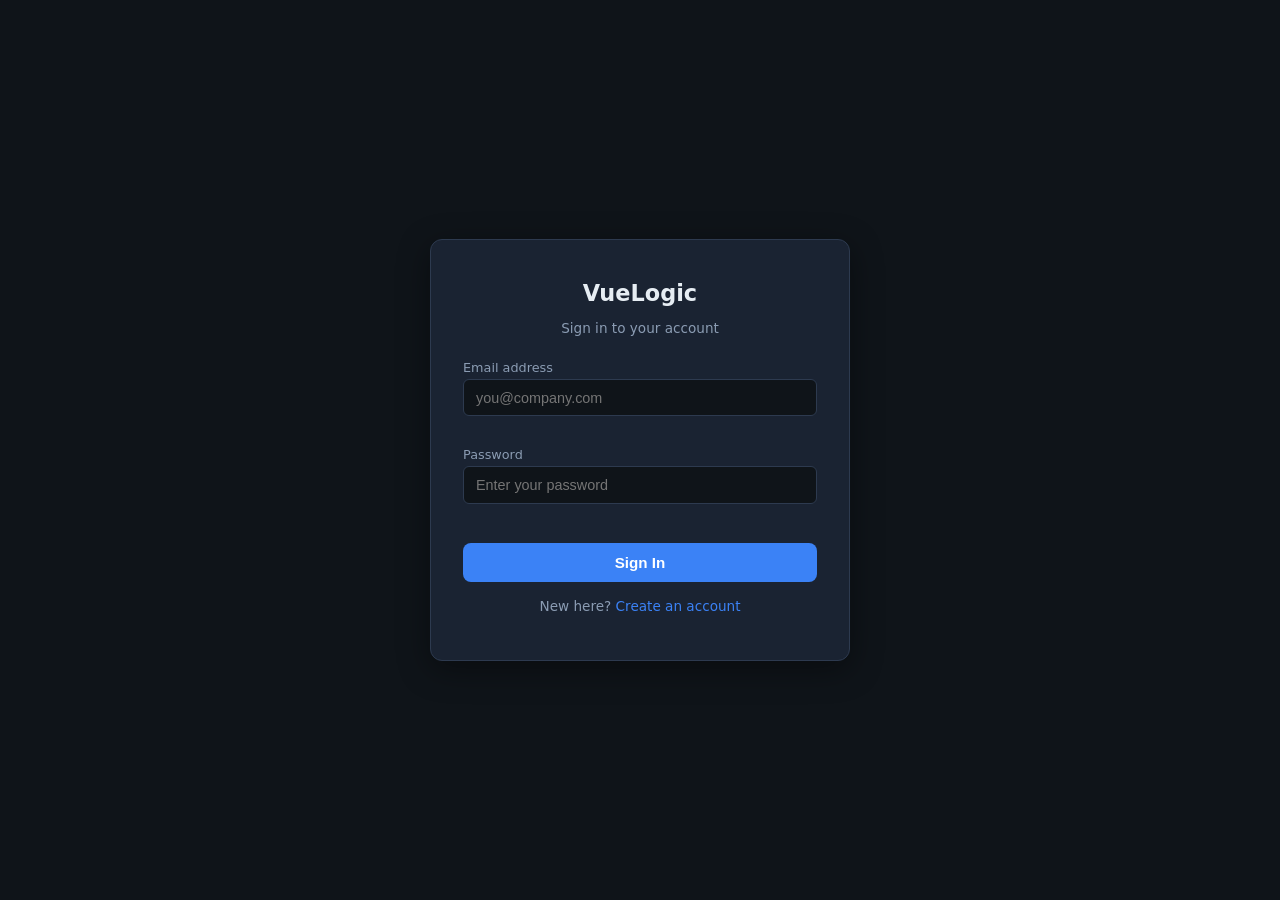
<file: public/index.html>
<!DOCTYPE html>
<html lang="en">
<head>
  <meta charset="UTF-8">
  <meta name="viewport" content="width=device-width, initial-scale=1.0">
  <title>VueLogic — Schedule Agent</title>
  <style>
    :root {
      --bg: #0f1419;
      --surface: #1a2332;
      --surface-hover: #243044;
      --border: #2d3a4f;
      --text: #e6edf3;
      --text-muted: #8b9cb3;
      --accent: #3b82f6;
      --accent-hover: #2563eb;
      --success: #22c55e;
      --warn: #eab308;
      --error: #ef4444;
      --user-msg: #1e3a5f;
      --agent-msg: #1a2f1a;
      --sidebar-w: 280px;
    }
    * { box-sizing: border-box; }
    body {
      margin: 0;
      font-family: 'Segoe UI', system-ui, sans-serif;
      background: var(--bg);
      color: var(--text);
      min-height: 100vh;
      display: flex;
      flex-direction: column;
    }
    .app-header {
      padding: 0.75rem 1rem;
      border-bottom: 1px solid var(--border);
      background: var(--surface);
      display: flex;
      align-items: center;
      justify-content: space-between;
      flex-wrap: wrap;
      gap: 0.5rem;
    }
    .app-header h1 { margin: 0; font-size: 1.1rem; font-weight: 600; }
    .app-header .tagline { font-size: 0.8rem; color: var(--text-muted); margin-left: 0.5rem; }
    .status-dots {
      display: flex;
      align-items: center;
      gap: 0.75rem;
      font-size: 0.75rem;
      color: var(--text-muted);
    }
    .status-dot { display: inline-flex; align-items: center; gap: 0.25rem; }
    .status-dot::before {
      content: '';
      width: 8px; height: 8px;
      border-radius: 50%;
      background: var(--text-muted);
    }
    .status-dot.ok::before { background: var(--success); }
    .status-dot.warn::before { background: var(--warn); }
    .status-dot.err::before { background: var(--error); }
    .main-wrap {
      display: flex;
      flex: 1;
      min-height: 0;
    }
    .sidebar {
      width: var(--sidebar-w);
      min-width: 200px;
      border-right: 1px solid var(--border);
      background: var(--surface);
      display: flex;
      flex-direction: column;
      overflow: hidden;
    }
    .sidebar-tabs {
      display: flex;
      border-bottom: 1px solid var(--border);
    }
    .sidebar-tabs button {
      flex: 1;
      padding: 0.5rem 0.75rem;
      background: transparent;
      border: none;
      color: var(--text-muted);
      font-size: 0.8rem;
      cursor: pointer;
    }
    .sidebar-tabs button:hover { color: var(--text); background: var(--surface-hover); }
    .sidebar-tabs button.active { color: var(--accent); background: var(--bg); }
    .sidebar-panel {
      flex: 1;
      overflow-y: auto;
      padding: 0.75rem;
      display: none;
    }
    .sidebar-panel.active { display: block; }
    .panel-title { font-size: 0.75rem; text-transform: uppercase; letter-spacing: 0.05em; color: var(--text-muted); margin-bottom: 0.5rem; }
    .upload-row {
      display: flex;
      align-items: center;
      gap: 0.5rem;
      margin-bottom: 0.75rem;
    }
    .btn {
      padding: 0.4rem 0.75rem;
      background: var(--accent);
      color: white;
      border: none;
      border-radius: 6px;
      font-size: 0.8rem;
      cursor: pointer;
    }
    .btn:hover { background: var(--accent-hover); }
    .btn:disabled { opacity: 0.6; cursor: not-allowed; }
    .btn-sm { padding: 0.25rem 0.5rem; font-size: 0.75rem; }
    #fileInput { display: none; }
    .file-item, .lesson-item {
      padding: 0.4rem 0.5rem;
      margin-bottom: 0.35rem;
      background: var(--bg);
      border: 1px solid var(--border);
      border-radius: 4px;
      font-size: 0.8rem;
      display: flex;
      justify-content: space-between;
      align-items: center;
      gap: 0.5rem;
    }
    .file-item .name, .lesson-item .event { flex: 1; min-width: 0; overflow: hidden; text-overflow: ellipsis; }
    .file-item .del, .lesson-item .del { cursor: pointer; color: var(--text-muted); font-weight: bold; }
    .file-item .del:hover, .lesson-item .del:hover { color: var(--error); }
    .trust-box {
      padding: 0.75rem;
      background: var(--bg);
      border: 1px solid var(--border);
      border-radius: 6px;
      font-size: 0.85rem;
    }
    .trust-box .score { font-size: 1.25rem; font-weight: 600; color: var(--accent); }
    .trust-box p { margin: 0.35rem 0 0; color: var(--text-muted); }
    .trust-actions { margin-top: 0.75rem; display: flex; gap: 0.5rem; }
    .trust-actions .btn { flex: 1; }
    .add-lesson-form { margin-top: 0.5rem; }
    .add-lesson-form input, .add-lesson-form textarea {
      width: 100%;
      margin-bottom: 0.4rem;
      padding: 0.35rem 0.5rem;
      background: var(--bg);
      border: 1px solid var(--border);
      border-radius: 4px;
      color: var(--text);
      font-size: 0.8rem;
    }
    .add-lesson-form textarea { min-height: 60px; resize: vertical; }
    .add-lesson-form label { font-size: 0.75rem; color: var(--text-muted); display: block; margin-bottom: 0.15rem; }
    .chat-area {
      flex: 1;
      display: flex;
      flex-direction: column;
      min-width: 0;
    }
    #messages {
      flex: 1;
      overflow-y: auto;
      padding: 1rem 1.5rem 2rem;
      max-width: 56rem;
      margin: 0 auto;
      width: 100%;
    }
    .msg {
      margin-bottom: 1rem;
      padding: 0.75rem 1rem;
      border-radius: 8px;
      line-height: 1.5;
      white-space: pre-wrap;
      word-break: break-word;
    }
    .msg.user { background: var(--user-msg); margin-left: 2rem; }
    .msg.assistant { background: var(--agent-msg); margin-right: 2rem; }
    .msg .role { font-size: 0.7rem; text-transform: uppercase; letter-spacing: 0.05em; color: var(--text-muted); margin-bottom: 0.25rem; }
    .msg.error { background: #3f1a1a; color: #fca5a5; }
    .input-bar {
      padding: 1rem 1.5rem;
      border-top: 1px solid var(--border);
      background: var(--surface);
    }
    .input-inner { max-width: 56rem; margin: 0 auto; display: flex; gap: 0.5rem; }
    #input {
      flex: 1;
      padding: 0.75rem 1rem;
      border: 1px solid var(--border);
      border-radius: 8px;
      background: var(--bg);
      color: var(--text);
      font-size: 1rem;
      resize: none;
      min-height: 48px;
      max-height: 200px;
    }
    #input:focus { outline: none; border-color: var(--accent); }
    #input::placeholder { color: var(--text-muted); }
    #send { padding: 0.75rem 1.25rem; background: var(--accent); color: white; border: none; border-radius: 8px; font-weight: 600; cursor: pointer; }
    #send:hover { background: var(--accent-hover); }
    #send:disabled { opacity: 0.6; cursor: not-allowed; }
    .status-line { font-size: 0.8rem; color: var(--text-muted); margin-top: 0.5rem; }
    @media (max-width: 768px) {
      .sidebar { width: 100%; min-width: 0; max-height: 40vh; }
      .main-wrap { flex-direction: column; }
    }

    /* ── Auth screens ─────────────────────────────────── */
    .auth-backdrop {
      position: fixed; inset: 0;
      background: var(--bg);
      display: flex; align-items: center; justify-content: center;
      z-index: 9999;
    }
    .auth-backdrop.hidden { display: none; }
    .auth-card {
      background: var(--surface);
      border: 1px solid var(--border);
      border-radius: 12px;
      padding: 2.5rem 2rem 2rem;
      width: 100%;
      max-width: 420px;
      box-shadow: 0 8px 32px rgba(0,0,0,0.4);
    }
    .auth-card h2 {
      margin: 0 0 0.25rem;
      font-size: 1.4rem;
      text-align: center;
    }
    .auth-card .subtitle {
      text-align: center;
      color: var(--text-muted);
      font-size: 0.85rem;
      margin-bottom: 1.5rem;
    }
    .auth-card label {
      display: block;
      font-size: 0.8rem;
      color: var(--text-muted);
      margin-bottom: 0.25rem;
      margin-top: 0.75rem;
    }
    .auth-card label:first-of-type { margin-top: 0; }
    .auth-card input {
      width: 100%;
      padding: 0.6rem 0.75rem;
      background: var(--bg);
      border: 1px solid var(--border);
      border-radius: 6px;
      color: var(--text);
      font-size: 0.9rem;
    }
    .auth-card input:focus {
      outline: none;
      border-color: var(--accent);
    }
    .auth-card input.input-error {
      border-color: var(--error);
    }
    .auth-card .field-error {
      color: var(--error);
      font-size: 0.75rem;
      margin-top: 0.2rem;
      min-height: 1rem;
    }
    .auth-card .btn-auth {
      width: 100%;
      margin-top: 1.25rem;
      padding: 0.7rem;
      background: var(--accent);
      color: white;
      border: none;
      border-radius: 8px;
      font-size: 0.95rem;
      font-weight: 600;
      cursor: pointer;
      transition: background 0.15s;
    }
    .auth-card .btn-auth:hover { background: var(--accent-hover); }
    .auth-card .btn-auth:disabled { opacity: 0.6; cursor: not-allowed; }
    .auth-card .switch-link {
      text-align: center;
      margin-top: 1rem;
      font-size: 0.85rem;
      color: var(--text-muted);
    }
    .auth-card .switch-link a {
      color: var(--accent);
      cursor: pointer;
      text-decoration: none;
    }
    .auth-card .switch-link a:hover { text-decoration: underline; }
    .auth-card .auth-alert {
      padding: 0.6rem 0.75rem;
      border-radius: 6px;
      font-size: 0.85rem;
      margin-bottom: 1rem;
      display: none;
    }
    .auth-card .auth-alert.error {
      display: block;
      background: rgba(239,68,68,0.15);
      border: 1px solid rgba(239,68,68,0.3);
      color: #fca5a5;
    }
    .auth-card .auth-alert.success {
      display: block;
      background: rgba(34,197,94,0.15);
      border: 1px solid rgba(34,197,94,0.3);
      color: #86efac;
    }
    .auth-name-row {
      display: flex;
      gap: 0.75rem;
    }
    .auth-name-row > div { flex: 1; }
    .password-rules {
      font-size: 0.72rem;
      color: var(--text-muted);
      margin-top: 0.25rem;
      line-height: 1.4;
    }
    .user-badge {
      display: flex;
      align-items: center;
      gap: 0.5rem;
      font-size: 0.8rem;
      color: var(--text-muted);
    }
    .user-badge .name { font-weight: 600; color: var(--text); }
    .user-badge .logout-btn {
      background: none;
      border: 1px solid var(--border);
      color: var(--text-muted);
      padding: 0.2rem 0.5rem;
      border-radius: 4px;
      font-size: 0.72rem;
      cursor: pointer;
    }
    .user-badge .logout-btn:hover { color: var(--error); border-color: var(--error); }
  </style>
</head>
<body>
  <!-- ── Auth Screen ──────────────────────────────────── -->
  <div id="authBackdrop" class="auth-backdrop">
    <!-- Login Form -->
    <div id="loginCard" class="auth-card">
      <h2>VueLogic</h2>
      <p class="subtitle">Sign in to your account</p>
      <div id="loginAlert" class="auth-alert"></div>
      <label for="loginEmail">Email address</label>
      <input type="email" id="loginEmail" placeholder="you@company.com" autocomplete="email">
      <div class="field-error" id="loginEmailErr"></div>
      <label for="loginPassword">Password</label>
      <input type="password" id="loginPassword" placeholder="Enter your password" autocomplete="current-password">
      <div class="field-error" id="loginPasswordErr"></div>
      <button type="button" class="btn-auth" id="loginBtn">Sign In</button>
      <p class="switch-link">New here? <a id="showRegister">Create an account</a></p>
    </div>

    <!-- Registration Form -->
    <div id="registerCard" class="auth-card" style="display:none">
      <h2>Create Account</h2>
      <p class="subtitle">Register with your business email</p>
      <div id="registerAlert" class="auth-alert"></div>
      <div class="auth-name-row">
        <div>
          <label for="regFirst">First name</label>
          <input type="text" id="regFirst" placeholder="Jane" autocomplete="given-name">
          <div class="field-error" id="regFirstErr"></div>
        </div>
        <div>
          <label for="regLast">Last name</label>
          <input type="text" id="regLast" placeholder="Smith" autocomplete="family-name">
          <div class="field-error" id="regLastErr"></div>
        </div>
      </div>
      <label for="regEmail">Business email</label>
      <input type="email" id="regEmail" placeholder="you@company.com" autocomplete="email">
      <div class="field-error" id="regEmailErr"></div>
      <label for="regCompany">Company name</label>
      <input type="text" id="regCompany" placeholder="Acme Corp" autocomplete="organization">
      <div class="field-error" id="regCompanyErr"></div>
      <label for="regPassword">Password</label>
      <input type="password" id="regPassword" placeholder="Create a password" autocomplete="new-password">
      <div class="field-error" id="regPasswordErr"></div>
      <p class="password-rules">Min 8 chars, with uppercase, lowercase, and a digit.</p>
      <label for="regConfirm">Confirm password</label>
      <input type="password" id="regConfirm" placeholder="Re-enter your password" autocomplete="new-password">
      <div class="field-error" id="regConfirmErr"></div>
      <button type="button" class="btn-auth" id="registerBtn">Create Account</button>
      <p class="switch-link">Already have an account? <a id="showLogin">Sign in</a></p>
    </div>
  </div>

  <header class="app-header">
    <div>
      <h1>VueLogic</h1>
      <span class="tagline">Schedule Agent — CPM, WBS, DCMA 14-Point, re-sequencing</span>
    </div>
    <div style="display:flex;align-items:center;gap:1rem;">
      <div class="status-dots" id="statusDots">
        <span class="status-dot" id="dotApi">API — …</span>
        <span class="status-dot" id="dotPersist">Persistence — …</span>
      </div>
      <div class="user-badge" id="userBadge" style="display:none">
        <span class="name" id="userDisplayName"></span>
        <button type="button" class="logout-btn" id="logoutBtn">Sign out</button>
      </div>
    </div>
  </header>
  <div class="main-wrap">
    <aside class="sidebar">
      <div class="sidebar-tabs">
        <button type="button" data-panel="files" class="active">Files</button>
        <button type="button" data-panel="lessons">Lessons</button>
        <button type="button" data-panel="trust">Trust</button>
      </div>
      <div id="panelFiles" class="sidebar-panel active">
        <div class="panel-title">Uploaded files (this session)</div>
        <div class="upload-row">
          <button type="button" class="btn" id="uploadBtn">📎 Upload</button>
          <input type="file" id="fileInput" accept=".csv,.md,.txt,.xlsx,.xls,.xer,.pdf">
        </div>
        <div id="filesList"></div>
      </div>
      <div id="panelLessons" class="sidebar-panel">
        <div class="panel-title">Lessons learned</div>
        <div id="lessonsList"></div>
        <div class="add-lesson-form">
          <label>Event</label>
          <input type="text" id="lessonEvent" placeholder="e.g. Generator delay, Block B">
          <label>What happened</label>
          <input type="text" id="lessonWhat" placeholder="Option A chosen; Option B rejected">
          <label>Lesson</label>
          <textarea id="lessonText" placeholder="Double-shift effective for L2 testing"></textarea>
          <button type="button" class="btn btn-sm" id="addLessonBtn">Add lesson</button>
        </div>
      </div>
      <div id="panelTrust" class="sidebar-panel">
        <div class="panel-title">Trust score (HITL)</div>
        <div class="trust-box">
          <div>Score: <span class="score" id="trustScore">—</span></div>
          <p id="trustDetail">Approvals / Total proposals. Level 1 allowed if ≥ 0.8.</p>
          <div class="trust-actions">
            <button type="button" class="btn btn-sm" id="trustApprove">Approve</button>
            <button type="button" class="btn btn-sm" id="trustDecline">Decline</button>
          </div>
        </div>
      </div>
    </aside>
    <main class="chat-area">
      <div id="messages"></div>
      <div class="input-bar">
        <div class="input-inner">
          <textarea id="input" placeholder="e.g. Generator #4 is 10 days late. Assess float and propose re-sequencing options." rows="1"></textarea>
          <button type="button" id="send">Send</button>
        </div>
        <div class="status-line" id="status"></div>
      </div>
    </main>
  </div>
  <script>
    const base = () => window.location.origin;

    // ── Auth logic ─────────────────────────────────────
    const AUTH_TOKEN_KEY = 'vuelogic_auth_token';
    const AUTH_USER_KEY  = 'vuelogic_auth_user';

    const BLOCKED_DOMAINS = new Set([
      'gmail.com','yahoo.com','yahoo.co.uk','yahoo.co.in',
      'hotmail.com','hotmail.co.uk','outlook.com','live.com',
      'msn.com','aol.com','icloud.com','me.com','mac.com',
      'mail.com','protonmail.com','proton.me','zoho.com',
      'yandex.com','yandex.ru','gmx.com','gmx.net',
      'inbox.com','fastmail.com','tutanota.com','tuta.io',
      'mailinator.com','guerrillamail.com','tempmail.com',
      'rocketmail.com','rediffmail.com',
    ]);

    function getAuthToken()  { return localStorage.getItem(AUTH_TOKEN_KEY); }
    function getAuthUser()   { try { return JSON.parse(localStorage.getItem(AUTH_USER_KEY)); } catch { return null; } }
    function setAuth(token, user) {
      localStorage.setItem(AUTH_TOKEN_KEY, token);
      localStorage.setItem(AUTH_USER_KEY, JSON.stringify(user));
    }
    function clearAuth() {
      localStorage.removeItem(AUTH_TOKEN_KEY);
      localStorage.removeItem(AUTH_USER_KEY);
    }

    function showAuthScreen() {
      document.getElementById('authBackdrop').classList.remove('hidden');
    }
    function hideAuthScreen() {
      document.getElementById('authBackdrop').classList.add('hidden');
    }
    function showLoginForm() {
      document.getElementById('loginCard').style.display = '';
      document.getElementById('registerCard').style.display = 'none';
      clearFieldErrors('login');
      document.getElementById('loginAlert').className = 'auth-alert';
      document.getElementById('loginAlert').textContent = '';
    }
    function showRegisterForm() {
      document.getElementById('loginCard').style.display = 'none';
      document.getElementById('registerCard').style.display = '';
      clearFieldErrors('register');
      document.getElementById('registerAlert').className = 'auth-alert';
      document.getElementById('registerAlert').textContent = '';
    }

    function clearFieldErrors(prefix) {
      const ids = prefix === 'login'
        ? ['loginEmailErr','loginPasswordErr']
        : ['regFirstErr','regLastErr','regEmailErr','regCompanyErr','regPasswordErr','regConfirmErr'];
      ids.forEach(id => { document.getElementById(id).textContent = ''; });
      const inputs = prefix === 'login'
        ? ['loginEmail','loginPassword']
        : ['regFirst','regLast','regEmail','regCompany','regPassword','regConfirm'];
      inputs.forEach(id => { document.getElementById(id).classList.remove('input-error'); });
    }

    function setFieldError(inputId, errId, msg) {
      document.getElementById(errId).textContent = msg;
      document.getElementById(inputId).classList.add('input-error');
    }

    function isValidEmail(email) {
      return /^[a-zA-Z0-9_.+-]+@[a-zA-Z0-9-]+\.[a-zA-Z0-9-.]+$/.test(email);
    }

    function isBusinessEmail(email) {
      const domain = email.split('@')[1]?.toLowerCase();
      return domain && !BLOCKED_DOMAINS.has(domain);
    }

    document.getElementById('showRegister').addEventListener('click', showRegisterForm);
    document.getElementById('showLogin').addEventListener('click', showLoginForm);

    document.getElementById('loginBtn').addEventListener('click', async () => {
      clearFieldErrors('login');
      const email = document.getElementById('loginEmail').value.trim();
      const password = document.getElementById('loginPassword').value;
      let valid = true;

      if (!email) { setFieldError('loginEmail','loginEmailErr','Email is required.'); valid = false; }
      else if (!isValidEmail(email)) { setFieldError('loginEmail','loginEmailErr','Invalid email format.'); valid = false; }

      if (!password) { setFieldError('loginPassword','loginPasswordErr','Password is required.'); valid = false; }

      if (!valid) return;

      const btn = document.getElementById('loginBtn');
      btn.disabled = true; btn.textContent = 'Signing in…';
      try {
        const res = await fetch(base() + '/api/auth/login', {
          method: 'POST',
          headers: { 'Content-Type': 'application/json' },
          body: JSON.stringify({ email, password }),
        });
        const data = await res.json().catch(() => ({}));
        if (res.ok && data.ok) {
          setAuth(data.token, data.user);
          onAuthSuccess(data.user);
        } else {
          const alert = document.getElementById('loginAlert');
          alert.className = 'auth-alert error';
          alert.textContent = data.detail || data.error || 'Login failed.';
        }
      } catch (err) {
        const alert = document.getElementById('loginAlert');
        alert.className = 'auth-alert error';
        alert.textContent = 'Network error — please try again.';
      } finally {
        btn.disabled = false; btn.textContent = 'Sign In';
      }
    });

    // Enter key submits login
    ['loginEmail','loginPassword'].forEach(id => {
      document.getElementById(id).addEventListener('keydown', e => {
        if (e.key === 'Enter') document.getElementById('loginBtn').click();
      });
    });

    document.getElementById('registerBtn').addEventListener('click', async () => {
      clearFieldErrors('register');
      const first   = document.getElementById('regFirst').value.trim();
      const last    = document.getElementById('regLast').value.trim();
      const email   = document.getElementById('regEmail').value.trim();
      const company = document.getElementById('regCompany').value.trim();
      const pwd     = document.getElementById('regPassword').value;
      const confirm = document.getElementById('regConfirm').value;
      let valid = true;

      if (!first)   { setFieldError('regFirst','regFirstErr','Required.'); valid = false; }
      if (!last)    { setFieldError('regLast','regLastErr','Required.'); valid = false; }
      if (!email)   { setFieldError('regEmail','regEmailErr','Required.'); valid = false; }
      else if (!isValidEmail(email)) { setFieldError('regEmail','regEmailErr','Invalid email format.'); valid = false; }
      else if (!isBusinessEmail(email)) {
        const domain = email.split('@')[1];
        setFieldError('regEmail','regEmailErr','Personal emails (@' + domain + ') not allowed. Use a business email.');
        valid = false;
      }
      if (!company) { setFieldError('regCompany','regCompanyErr','Required.'); valid = false; }
      if (!pwd)     { setFieldError('regPassword','regPasswordErr','Required.'); valid = false; }
      else {
        if (pwd.length < 8) { setFieldError('regPassword','regPasswordErr','Min 8 characters.'); valid = false; }
        else if (!/[A-Z]/.test(pwd)) { setFieldError('regPassword','regPasswordErr','Needs an uppercase letter.'); valid = false; }
        else if (!/[a-z]/.test(pwd)) { setFieldError('regPassword','regPasswordErr','Needs a lowercase letter.'); valid = false; }
        else if (!/\d/.test(pwd)) { setFieldError('regPassword','regPasswordErr','Needs a digit.'); valid = false; }
      }
      if (!confirm) { setFieldError('regConfirm','regConfirmErr','Required.'); valid = false; }
      else if (pwd && pwd !== confirm) { setFieldError('regConfirm','regConfirmErr','Passwords do not match.'); valid = false; }

      if (!valid) return;

      const btn = document.getElementById('registerBtn');
      btn.disabled = true; btn.textContent = 'Creating account…';
      try {
        const res = await fetch(base() + '/api/auth/register', {
          method: 'POST',
          headers: { 'Content-Type': 'application/json' },
          body: JSON.stringify({ first_name: first, last_name: last, email, company, password: pwd }),
        });
        const data = await res.json().catch(() => ({}));
        if (res.ok && data.ok) {
          setAuth(data.token, data.user);
          // Show success confirmation, then enter the app
          const alert = document.getElementById('registerAlert');
          alert.className = 'auth-alert success';
          alert.textContent = 'Account created successfully! Welcome, ' + first + '. Redirecting…';
          setTimeout(() => onAuthSuccess(data.user), 1500);
        } else {
          const alert = document.getElementById('registerAlert');
          alert.className = 'auth-alert error';
          alert.textContent = data.detail || data.error || 'Registration failed.';
        }
      } catch (err) {
        const alert = document.getElementById('registerAlert');
        alert.className = 'auth-alert error';
        alert.textContent = 'Network error — please try again.';
      } finally {
        btn.disabled = false; btn.textContent = 'Create Account';
      }
    });

    // Enter key submits registration
    ['regFirst','regLast','regEmail','regCompany','regPassword','regConfirm'].forEach(id => {
      document.getElementById(id).addEventListener('keydown', e => {
        if (e.key === 'Enter') document.getElementById('registerBtn').click();
      });
    });

    document.getElementById('logoutBtn').addEventListener('click', () => {
      clearAuth();
      document.getElementById('userBadge').style.display = 'none';
      showAuthScreen();
      showLoginForm();
    });

    function onAuthSuccess(user) {
      hideAuthScreen();
      const badge = document.getElementById('userBadge');
      badge.style.display = 'flex';
      document.getElementById('userDisplayName').textContent = user.first_name + ' ' + user.last_name;
      initApp();
    }

    // On page load: check if already authenticated
    (async function checkAuth() {
      const token = getAuthToken();
      const user = getAuthUser();
      if (token && user) {
        try {
          const res = await fetch(base() + '/api/auth/me', {
            headers: { 'Authorization': 'Bearer ' + token },
          });
          if (res.ok) {
            onAuthSuccess(user);
            return;
          }
        } catch (_) {}
        clearAuth();
      }
      showAuthScreen();
    })();

    // ── Main app (runs after auth) ─────────────────────
    const messagesEl = document.getElementById('messages');
    const inputEl = document.getElementById('input');
    const sendBtn = document.getElementById('send');
    const statusEl = document.getElementById('status');

    const SESSION_KEY = 'vuelogic_session_id';
    function getSessionId() {
      let id = localStorage.getItem(SESSION_KEY);
      if (!id) {
        id = 's-' + Math.random().toString(36).slice(2) + '-' + Date.now();
        localStorage.setItem(SESSION_KEY, id);
      }
      return id;
    }
    let history = [];

    function setStatus(t) { statusEl.textContent = t; }
    function addMessage(role, content, isError = false) {
      const div = document.createElement('div');
      div.className = 'msg ' + role + (isError ? ' error' : '');
      const roleLabel = document.createElement('div');
      roleLabel.className = 'role';
      roleLabel.textContent = role === 'user' ? 'You' : 'VueLogic';
      div.appendChild(roleLabel);
      const pre = document.createElement('div');
      pre.textContent = content || '(No response)';
      div.appendChild(pre);
      messagesEl.appendChild(div);
      messagesEl.scrollTop = messagesEl.scrollHeight;
    }

    async function refreshStatus() {
      try {
        const res = await fetch(base() + '/api/status');
        const d = await res.json().catch(() => ({}));
        const dotApi = document.getElementById('dotApi');
        const dotPersist = document.getElementById('dotPersist');
        dotApi.textContent = 'API — ' + (d.has_api_key ? 'OK' : 'No key');
        dotApi.className = 'status-dot ' + (d.has_api_key ? 'ok' : 'err');
        dotPersist.textContent = 'Persistence — ' + (d.persistence_available ? 'ON' : 'OFF');
        dotPersist.className = 'status-dot ' + (d.persistence_available ? 'ok' : 'warn');
      } catch (_) {
        document.getElementById('dotApi').textContent = 'API — error';
        document.getElementById('dotApi').className = 'status-dot err';
      }
    }

    document.querySelectorAll('.sidebar-tabs button').forEach(btn => {
      btn.addEventListener('click', () => {
        document.querySelectorAll('.sidebar-tabs button').forEach(b => b.classList.remove('active'));
        document.querySelectorAll('.sidebar-panel').forEach(p => p.classList.remove('active'));
        btn.classList.add('active');
        const panel = document.getElementById('panel' + btn.dataset.panel.charAt(0).toUpperCase() + btn.dataset.panel.slice(1));
        if (panel) panel.classList.add('active');
      });
    });

    async function loadFiles() {
      const listEl = document.getElementById('filesList');
      listEl.innerHTML = '';
      try {
        const res = await fetch(base() + '/api/files?session_id=' + encodeURIComponent(getSessionId()));
        if (res.ok) {
          const files = await res.json();
          files.forEach(f => {
            const div = document.createElement('div');
            div.className = 'file-item';
            div.innerHTML = '<span class="name">' + escapeHtml(f.filename || '') + '</span><span class="del">×</span>';
            div.querySelector('.del').addEventListener('click', () => deleteFile(f.filename));
            listEl.appendChild(div);
          });
        }
      } catch (_) {}
    }
    function escapeHtml(s) {
      const d = document.createElement('div');
      d.textContent = s;
      return d.innerHTML;
    }

    function arrayBufferToBase64(buf) {
      let binary = '';
      const bytes = new Uint8Array(buf);
      for (let i = 0; i < bytes.byteLength; i++) binary += String.fromCharCode(bytes[i]);
      return btoa(binary);
    }
    document.getElementById('uploadBtn').addEventListener('click', () => document.getElementById('fileInput').click());
    document.getElementById('fileInput').addEventListener('change', async (e) => {
      const file = e.target.files[0];
      e.target.value = '';
      if (!file) return;
      if (file.size > 10 * 1024 * 1024) {
        setStatus('File too large (max 10MB)');
        return;
      }
      const isPdf = file.name.toLowerCase().endsWith('.pdf');
      setStatus('Reading ' + file.name + '…');
      const reader = new FileReader();
      reader.onload = async (ev) => {
        setStatus('Uploading…');
        let content = ev.target.result;
        if (isPdf) content = arrayBufferToBase64(ev.target.result);
        try {
          const res = await fetch(base() + '/api/upload', {
            method: 'POST',
            headers: { 'Content-Type': 'application/json' },
            body: JSON.stringify({ session_id: getSessionId(), filename: file.name, content: content }),
          });
          const data = await res.json().catch(() => ({}));
          if (res.ok && !data.error) {
            setStatus('Uploaded: ' + file.name + (isPdf ? ' (scope of work)' : ''));
            loadFiles();
          } else {
            setStatus('Upload failed: ' + (data.error || res.statusText || ''));
          }
        } catch (err) {
          setStatus('Error: ' + err.message);
        }
      };
      reader.onerror = () => setStatus('Failed to read file');
      if (isPdf) reader.readAsArrayBuffer(file); else reader.readAsText(file, 'UTF-8');
    });

    async function deleteFile(filename) {
      try {
        const res = await fetch(base() + '/api/files?session_id=' + encodeURIComponent(getSessionId()) + '&filename=' + encodeURIComponent(filename), { method: 'DELETE' });
        if (res.ok) loadFiles();
      } catch (_) {}
    }

    async function loadLessons() {
      const listEl = document.getElementById('lessonsList');
      listEl.innerHTML = '';
      try {
        const res = await fetch(base() + '/api/lessons');
        if (res.ok) {
          const lessons = await res.json();
          (lessons || []).forEach(l => {
            const div = document.createElement('div');
            div.className = 'lesson-item';
            div.innerHTML = '<span class="event">' + escapeHtml(l.event || '') + '</span>';
            listEl.appendChild(div);
          });
        }
      } catch (_) {}
    }
    document.getElementById('addLessonBtn').addEventListener('click', async () => {
      const event = document.getElementById('lessonEvent').value.trim();
      const what = document.getElementById('lessonWhat').value.trim();
      const lesson = document.getElementById('lessonText').value.trim();
      if (!event && !lesson) return;
      try {
        const res = await fetch(base() + '/api/lessons', {
          method: 'POST',
          headers: { 'Content-Type': 'application/json' },
          body: JSON.stringify({ event, what_happened: what, outcome: '', lesson, recommendation: '' }),
        });
        if (res.ok) {
          document.getElementById('lessonEvent').value = '';
          document.getElementById('lessonWhat').value = '';
          document.getElementById('lessonText').value = '';
          loadLessons();
          setStatus('Lesson added');
        } else {
          const d = await res.json().catch(() => ({}));
          setStatus('Failed: ' + (d.detail || res.statusText));
        }
      } catch (e) {
        setStatus('Error: ' + e.message);
      }
    });

    async function loadTrust() {
      try {
        const res = await fetch(base() + '/api/trust_score');
        const d = await res.json().catch(() => ({}));
        document.getElementById('trustScore').textContent = (d.ai_agency_score != null ? (Math.round(d.ai_agency_score * 100) / 100) : '—');
        document.getElementById('trustDetail').textContent = 'Approvals: ' + (d.approvals || 0) + ', Total: ' + (d.total_proposals || 0) + '. Level 1 if ≥ 0.8.';
      } catch (_) {}
    }
    document.getElementById('trustApprove').addEventListener('click', async () => {
      try {
        await fetch(base() + '/api/trust_score', {
          method: 'POST',
          headers: { 'Content-Type': 'application/json' },
          body: JSON.stringify({ approved: true }),
        });
        loadTrust();
        setStatus('Recorded: Approved');
      } catch (_) {}
    });
    document.getElementById('trustDecline').addEventListener('click', async () => {
      try {
        await fetch(base() + '/api/trust_score', {
          method: 'POST',
          headers: { 'Content-Type': 'application/json' },
          body: JSON.stringify({ approved: false }),
        });
        loadTrust();
        setStatus('Recorded: Declined');
      } catch (_) {}
    });

    async function send() {
      const message = inputEl.value.trim();
      if (!message) return;
      addMessage('user', message);
      history.push({ role: 'user', content: message });
      inputEl.value = '';
      sendBtn.disabled = true;
      setStatus('Thinking…');
      try {
        const res = await fetch(base() + '/api/chat', {
          method: 'POST',
          headers: { 'Content-Type': 'application/json' },
          body: JSON.stringify({ message, history: history.slice(0, -1), session_id: getSessionId() }),
        });
        const data = await res.json().catch(() => ({}));
        if (!res.ok) {
          addMessage('assistant', (data.detail || res.statusText || 'Request failed'), true);
          setStatus('Error');
          history.pop();
          return;
        }
        const reply = data.reply || '';
        const err = data.error;
        if (err) {
          addMessage('assistant', 'Error: ' + err, true);
          setStatus('API error');
        } else {
          addMessage('assistant', reply);
          history.push({ role: 'assistant', content: reply });
          setStatus('');
        }
      } catch (e) {
        addMessage('assistant', 'Network error: ' + e.message, true);
        setStatus('Network error');
        history.pop();
      } finally {
        sendBtn.disabled = false;
      }
    }
    sendBtn.addEventListener('click', send);
    inputEl.addEventListener('keydown', (e) => {
      if (e.key === 'Enter' && !e.shiftKey) { e.preventDefault(); send(); }
    });

    let _appInitDone = false;
    async function initApp() {
      if (_appInitDone) return;
      _appInitDone = true;
      await refreshStatus();
      loadFiles();
      loadLessons();
      loadTrust();
      try {
        const res = await fetch(base() + '/api/conversation?session_id=' + encodeURIComponent(getSessionId()));
        if (res.ok) {
          const conv = await res.json();
          if (Array.isArray(conv) && conv.length > 0) {
            history = conv;
            conv.forEach(m => {
              if (m && (m.role === 'user' || m.role === 'assistant'))
                addMessage(m.role, m.content || '', false);
            });
          }
        }
      } catch (_) {}
    }
  </script>
</body>
</html>
</file>
